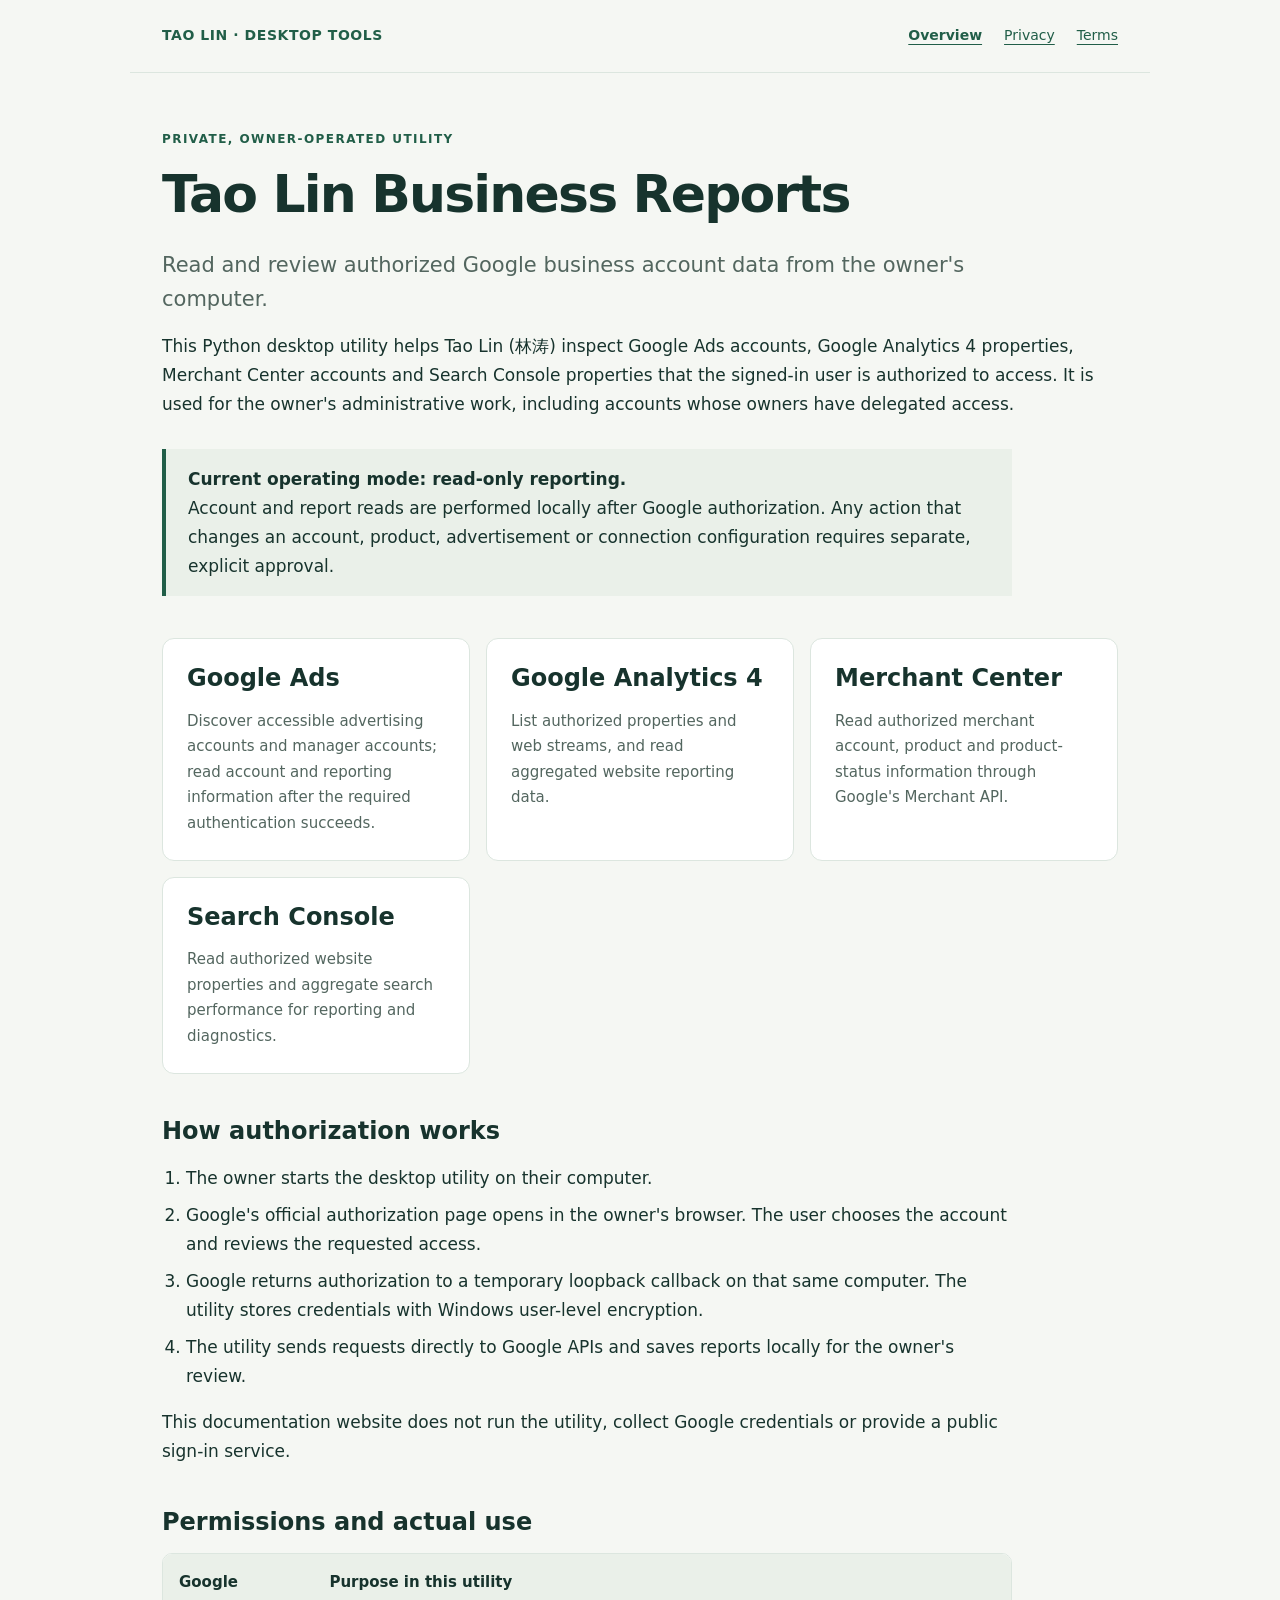
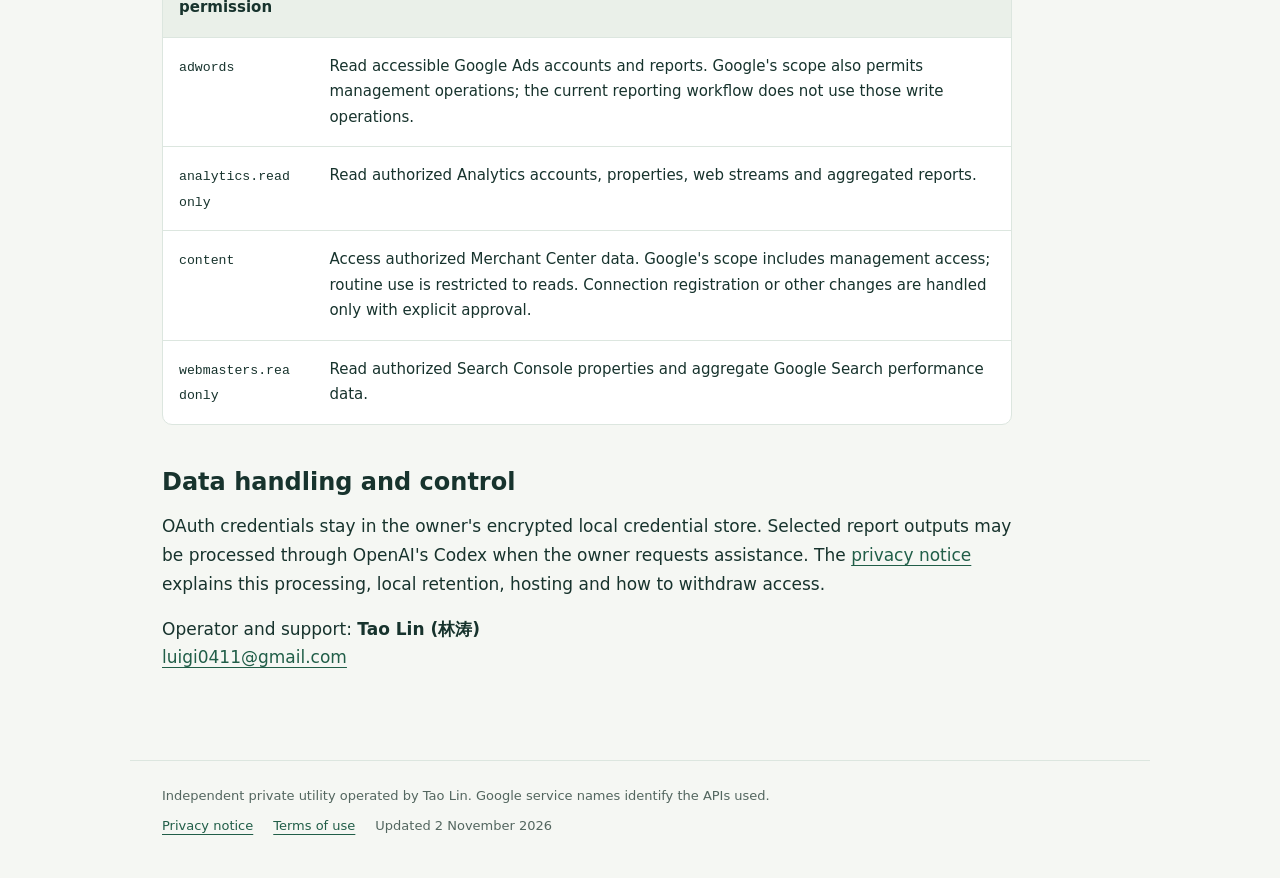
<file: index.html>
<!doctype html>
<html lang="en"><head><meta charset="utf-8"><meta name="viewport" content="width=device-width, initial-scale=1"><title>Tao Lin Business Reports — Private desktop utility</title><meta name="description" content="An owner-operated desktop utility for authorized Google Ads, Google Analytics 4, Merchant Center and Search Console reporting. Purpose, permissions and privacy information."><link rel="stylesheet" href="style.css"></head><body>
<a class="skip" href="#main">Skip to content</a>
<header><a class="brand" href="./">TAO LIN · DESKTOP TOOLS</a><nav aria-label="Main navigation"><a href="./" aria-current="page">Overview</a><a href="privacy.html">Privacy</a><a href="terms.html">Terms</a></nav></header>
<main id="main"><p class="eyebrow">Private, owner-operated utility</p><h1>Tao Lin Business Reports</h1><p class="lead">Read and review authorized Google business account data from the owner's computer.</p><p>This Python desktop utility helps Tao Lin (林涛) inspect Google Ads accounts, Google Analytics 4 properties, Merchant Center accounts and Search Console properties that the signed-in user is authorized to access. It is used for the owner's administrative work, including accounts whose owners have delegated access.</p>
<div class="notice"><strong>Current operating mode: read-only reporting.</strong><br>Account and report reads are performed locally after Google authorization. Any action that changes an account, product, advertisement or connection configuration requires separate, explicit approval.</div>
<section class="cards" aria-label="Connected services"><article class="card"><h2>Google Ads</h2><p>Discover accessible advertising accounts and manager accounts; read account and reporting information after the required authentication succeeds.</p></article><article class="card"><h2>Google Analytics 4</h2><p>List authorized properties and web streams, and read aggregated website reporting data.</p></article><article class="card"><h2>Merchant Center</h2><p>Read authorized merchant account, product and product-status information through Google's Merchant API.</p></article><article class="card"><h2>Search Console</h2><p>Read authorized website properties and aggregate search performance for reporting and diagnostics.</p></article></section>
<section><h2>How authorization works</h2><ol><li>The owner starts the desktop utility on their computer.</li><li>Google's official authorization page opens in the owner's browser. The user chooses the account and reviews the requested access.</li><li>Google returns authorization to a temporary loopback callback on that same computer. The utility stores credentials with Windows user-level encryption.</li><li>The utility sends requests directly to Google APIs and saves reports locally for the owner's review.</li></ol><p>This documentation website does not run the utility, collect Google credentials or provide a public sign-in service.</p></section>
<section><h2>Permissions and actual use</h2><div class="table-wrap"><table><thead><tr><th scope="col">Google permission</th><th scope="col">Purpose in this utility</th></tr></thead><tbody><tr><td><code>adwords</code></td><td>Read accessible Google Ads accounts and reports. Google's scope also permits management operations; the current reporting workflow does not use those write operations.</td></tr><tr><td><code>analytics.readonly</code></td><td>Read authorized Analytics accounts, properties, web streams and aggregated reports.</td></tr><tr><td><code>content</code></td><td>Access authorized Merchant Center data. Google's scope includes management access; routine use is restricted to reads. Connection registration or other changes are handled only with explicit approval.</td></tr><tr><td><code>webmasters.readonly</code></td><td>Read authorized Search Console properties and aggregate Google Search performance data.</td></tr></tbody></table></div></section>
<section><h2>Data handling and control</h2><p>OAuth credentials stay in the owner's encrypted local credential store. Selected report outputs may be processed through OpenAI's Codex when the owner requests assistance. The <a href="privacy.html">privacy notice</a> explains this processing, local retention, hosting and how to withdraw access.</p><p>Operator and support: <strong>Tao Lin (林涛)</strong><br><a href="mailto:luigi0411@gmail.com">luigi0411@gmail.com</a></p></section>
</main><footer><p>Independent private utility operated by Tao Lin. Google service names identify the APIs used.</p><div class="footer-links"><a href="privacy.html">Privacy notice</a><a href="terms.html">Terms of use</a><span>Updated 2 November 2026</span></div></footer>
</body></html>
</file>
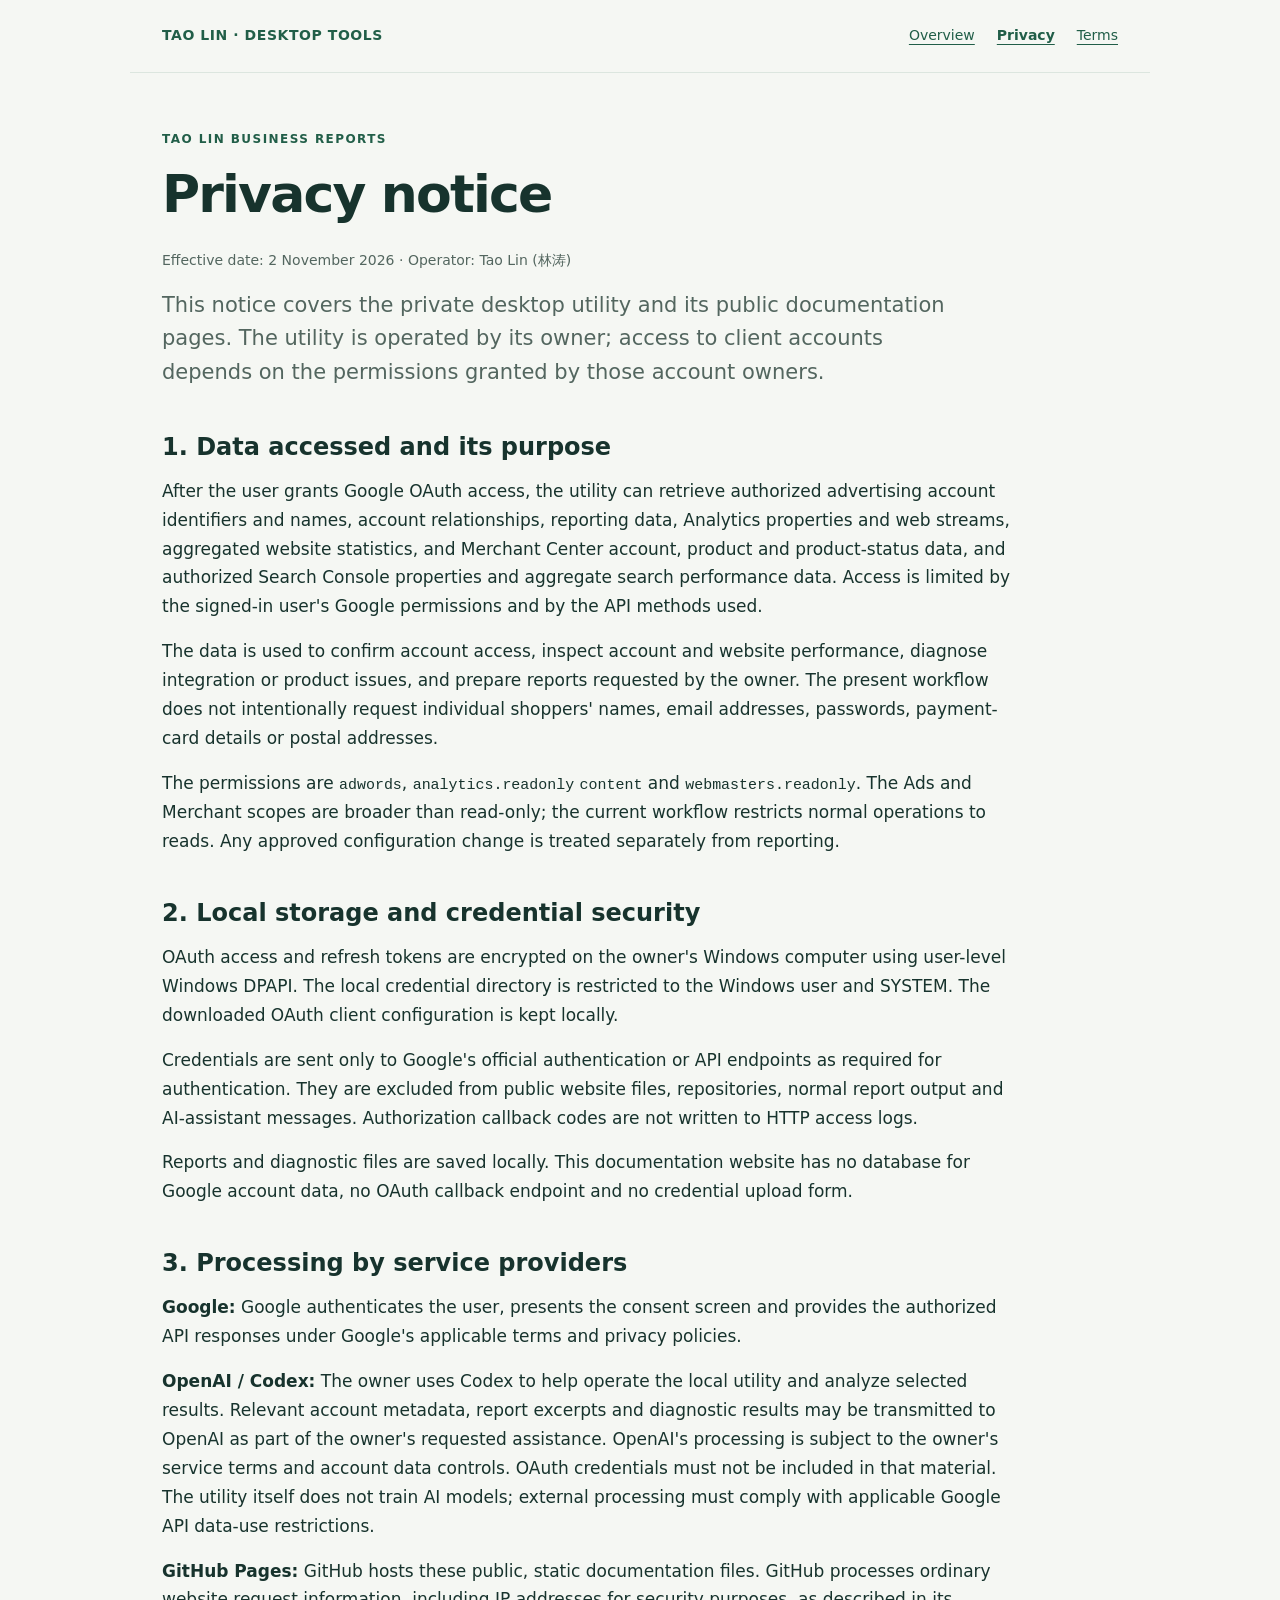
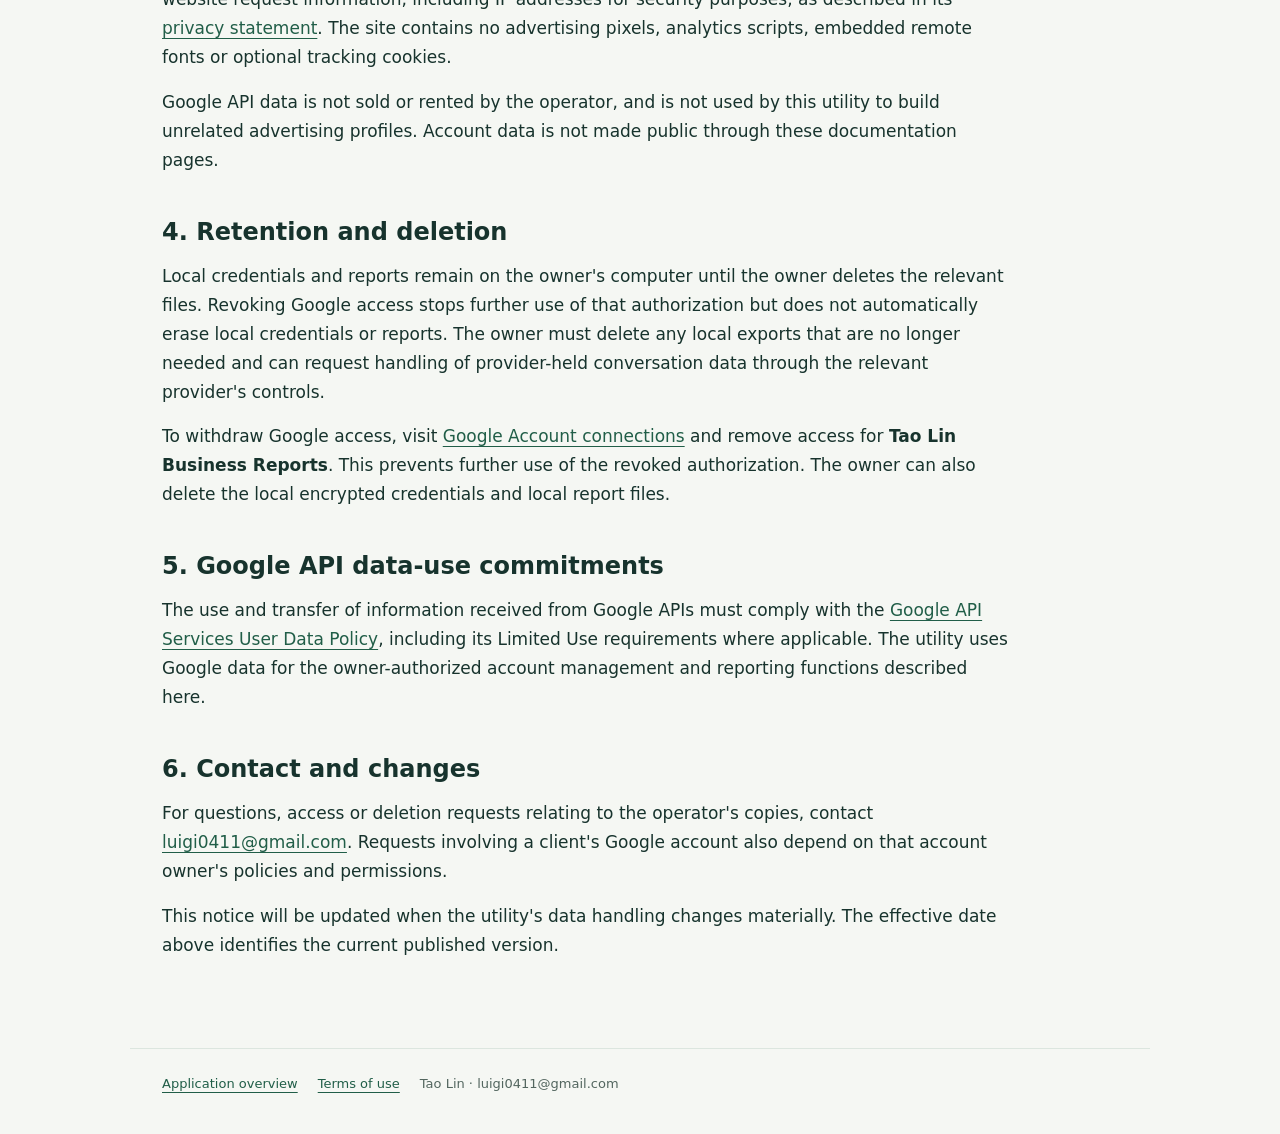
<file: privacy.html>
<!doctype html>
<html lang="en"><head><meta charset="utf-8"><meta name="viewport" content="width=device-width, initial-scale=1"><title>Privacy notice — Tao Lin Business Reports</title><meta name="description" content="How Tao Lin Business Reports accesses, uses, stores and shares authorized Google business account data."><link rel="stylesheet" href="style.css"></head><body>
<a class="skip" href="#main">Skip to content</a><header><a class="brand" href="./">TAO LIN · DESKTOP TOOLS</a><nav aria-label="Main navigation"><a href="./">Overview</a><a href="privacy.html" aria-current="page">Privacy</a><a href="terms.html">Terms</a></nav></header>
<main id="main"><p class="eyebrow">Tao Lin Business Reports</p><h1>Privacy notice</h1><p class="meta">Effective date: 2 November 2026 · Operator: Tao Lin (林涛)</p><p class="lead">This notice covers the private desktop utility and its public documentation pages. The utility is operated by its owner; access to client accounts depends on the permissions granted by those account owners.</p>
<section><h2>1. Data accessed and its purpose</h2><p>After the user grants Google OAuth access, the utility can retrieve authorized advertising account identifiers and names, account relationships, reporting data, Analytics properties and web streams, aggregated website statistics, and Merchant Center account, product and product-status data, and authorized Search Console properties and aggregate search performance data. Access is limited by the signed-in user's Google permissions and by the API methods used.</p><p>The data is used to confirm account access, inspect account and website performance, diagnose integration or product issues, and prepare reports requested by the owner. The present workflow does not intentionally request individual shoppers' names, email addresses, passwords, payment-card details or postal addresses.</p><p>The permissions are <code>adwords</code>, <code>analytics.readonly</code> <code>content</code> and <code>webmasters.readonly</code>. The Ads and Merchant scopes are broader than read-only; the current workflow restricts normal operations to reads. Any approved configuration change is treated separately from reporting.</p></section>
<section><h2>2. Local storage and credential security</h2><p>OAuth access and refresh tokens are encrypted on the owner's Windows computer using user-level Windows DPAPI. The local credential directory is restricted to the Windows user and SYSTEM. The downloaded OAuth client configuration is kept locally.</p><p>Credentials are sent only to Google's official authentication or API endpoints as required for authentication. They are excluded from public website files, repositories, normal report output and AI-assistant messages. Authorization callback codes are not written to HTTP access logs.</p><p>Reports and diagnostic files are saved locally. This documentation website has no database for Google account data, no OAuth callback endpoint and no credential upload form.</p></section>
<section><h2>3. Processing by service providers</h2><p><strong>Google:</strong> Google authenticates the user, presents the consent screen and provides the authorized API responses under Google's applicable terms and privacy policies.</p><p><strong>OpenAI / Codex:</strong> The owner uses Codex to help operate the local utility and analyze selected results. Relevant account metadata, report excerpts and diagnostic results may be transmitted to OpenAI as part of the owner's requested assistance. OpenAI's processing is subject to the owner's service terms and account data controls. OAuth credentials must not be included in that material. The utility itself does not train AI models; external processing must comply with applicable Google API data-use restrictions.</p><p><strong>GitHub Pages:</strong> GitHub hosts these public, static documentation files. GitHub processes ordinary website request information, including IP addresses for security purposes, as described in its <a href="https://docs.github.com/en/site-policy/privacy-policies/github-general-privacy-statement">privacy statement</a>. The site contains no advertising pixels, analytics scripts, embedded remote fonts or optional tracking cookies.</p><p>Google API data is not sold or rented by the operator, and is not used by this utility to build unrelated advertising profiles. Account data is not made public through these documentation pages.</p></section>
<section><h2>4. Retention and deletion</h2><p>Local credentials and reports remain on the owner's computer until the owner deletes the relevant files. Revoking Google access stops further use of that authorization but does not automatically erase local credentials or reports. The owner must delete any local exports that are no longer needed and can request handling of provider-held conversation data through the relevant provider's controls.</p><p>To withdraw Google access, visit <a href="https://myaccount.google.com/connections">Google Account connections</a> and remove access for <strong>Tao Lin Business Reports</strong>. This prevents further use of the revoked authorization. The owner can also delete the local encrypted credentials and local report files.</p></section>
<section><h2>5. Google API data-use commitments</h2><p>The use and transfer of information received from Google APIs must comply with the <a href="https://developers.google.com/terms/api-services-user-data-policy">Google API Services User Data Policy</a>, including its Limited Use requirements where applicable. The utility uses Google data for the owner-authorized account management and reporting functions described here.</p></section>
<section><h2>6. Contact and changes</h2><p>For questions, access or deletion requests relating to the operator's copies, contact <a href="mailto:luigi0411@gmail.com">luigi0411@gmail.com</a>. Requests involving a client's Google account also depend on that account owner's policies and permissions.</p><p>This notice will be updated when the utility's data handling changes materially. The effective date above identifies the current published version.</p></section>
</main><footer><div class="footer-links"><a href="./">Application overview</a><a href="terms.html">Terms of use</a><span>Tao Lin · luigi0411@gmail.com</span></div></footer></body></html>
</file>
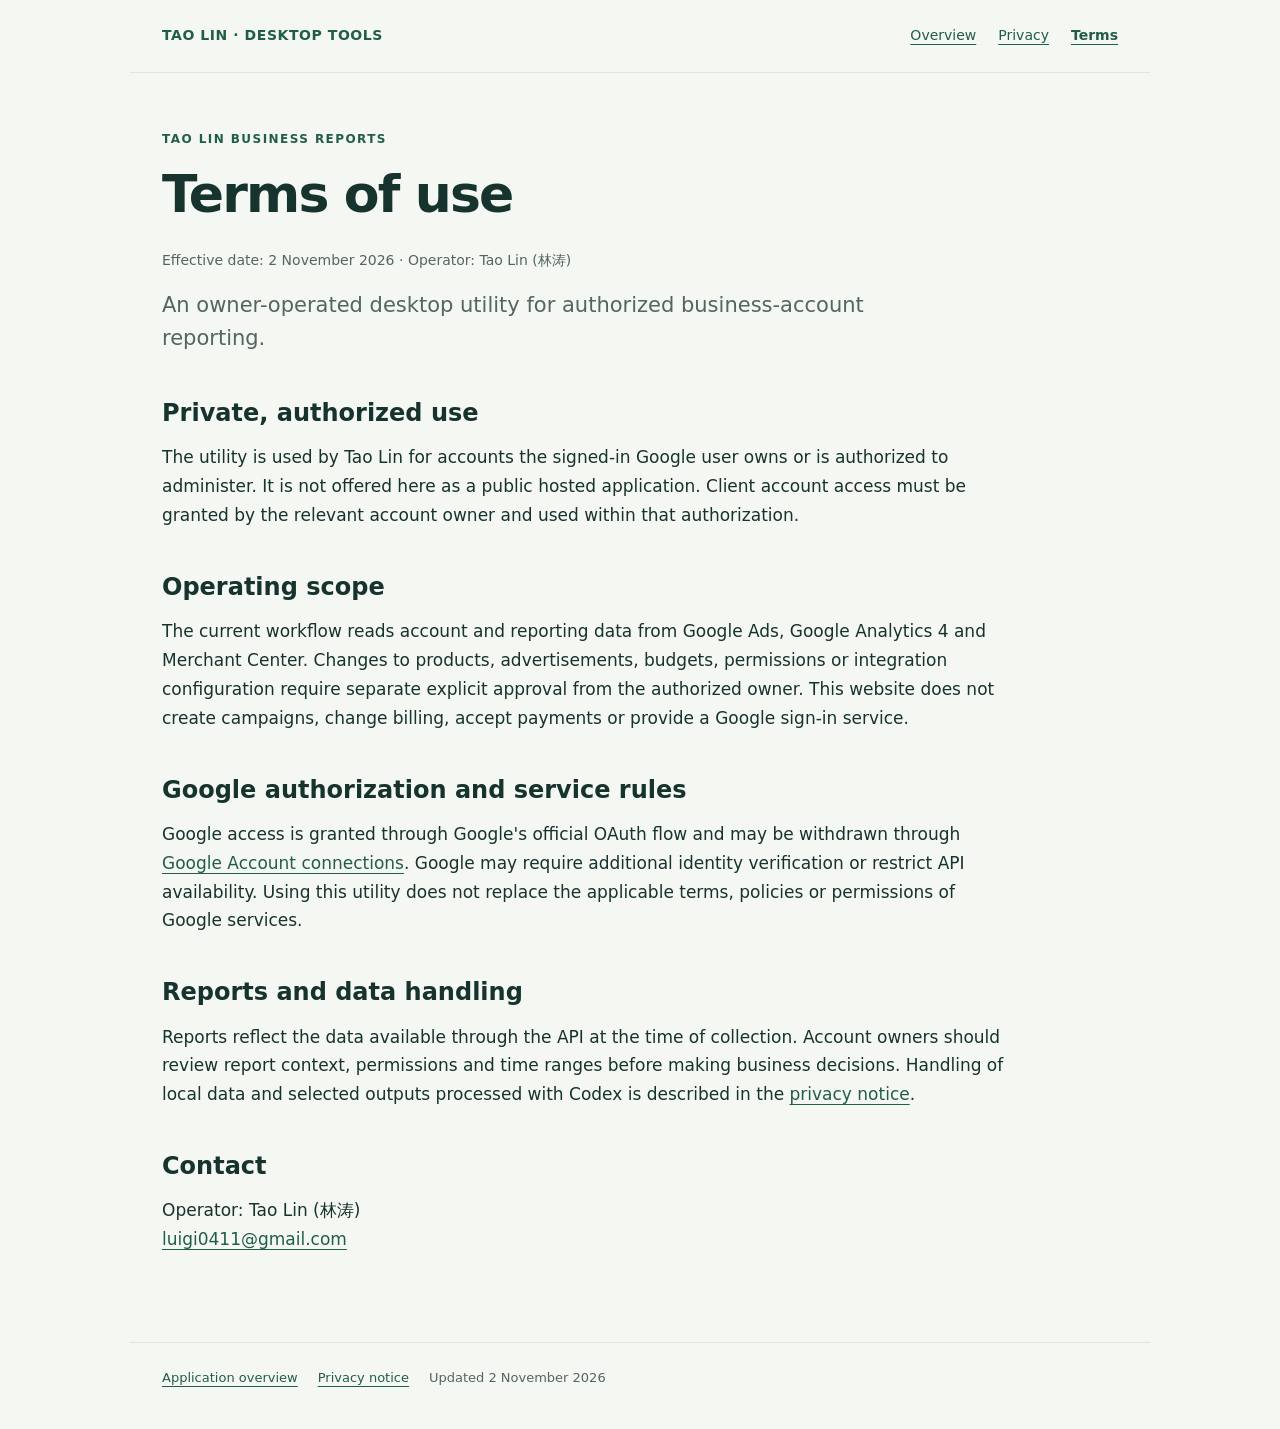
<file: terms.html>
<!doctype html>
<html lang="en"><head><meta charset="utf-8"><meta name="viewport" content="width=device-width, initial-scale=1"><title>Terms of use — Tao Lin Business Reports</title><meta name="description" content="Private-use conditions for the owner-operated Tao Lin Business Reports desktop utility."><link rel="stylesheet" href="style.css"></head><body>
<a class="skip" href="#main">Skip to content</a><header><a class="brand" href="./">TAO LIN · DESKTOP TOOLS</a><nav aria-label="Main navigation"><a href="./">Overview</a><a href="privacy.html">Privacy</a><a href="terms.html" aria-current="page">Terms</a></nav></header><main id="main"><p class="eyebrow">Tao Lin Business Reports</p><h1>Terms of use</h1><p class="meta">Effective date: 2 November 2026 · Operator: Tao Lin (林涛)</p><p class="lead">An owner-operated desktop utility for authorized business-account reporting.</p>
<section><h2>Private, authorized use</h2><p>The utility is used by Tao Lin for accounts the signed-in Google user owns or is authorized to administer. It is not offered here as a public hosted application. Client account access must be granted by the relevant account owner and used within that authorization.</p></section>
<section><h2>Operating scope</h2><p>The current workflow reads account and reporting data from Google Ads, Google Analytics 4 and Merchant Center. Changes to products, advertisements, budgets, permissions or integration configuration require separate explicit approval from the authorized owner. This website does not create campaigns, change billing, accept payments or provide a Google sign-in service.</p></section>
<section><h2>Google authorization and service rules</h2><p>Google access is granted through Google's official OAuth flow and may be withdrawn through <a href="https://myaccount.google.com/connections">Google Account connections</a>. Google may require additional identity verification or restrict API availability. Using this utility does not replace the applicable terms, policies or permissions of Google services.</p></section>
<section><h2>Reports and data handling</h2><p>Reports reflect the data available through the API at the time of collection. Account owners should review report context, permissions and time ranges before making business decisions. Handling of local data and selected outputs processed with Codex is described in the <a href="privacy.html">privacy notice</a>.</p></section>
<section><h2>Contact</h2><p>Operator: Tao Lin (林涛)<br><a href="mailto:luigi0411@gmail.com">luigi0411@gmail.com</a></p></section>
</main><footer><div class="footer-links"><a href="./">Application overview</a><a href="privacy.html">Privacy notice</a><span>Updated 2 November 2026</span></div></footer></body></html>
</file>
<file: style.css>
:root{color-scheme:light;--ink:#17332d;--muted:#53665f;--line:#dce6df;--paper:#fff;--wash:#f5f7f3;--accent:#215e48}*{box-sizing:border-box}body{margin:0;background:var(--wash);color:var(--ink);font:17px/1.7 system-ui,-apple-system,BlinkMacSystemFont,"Segoe UI",sans-serif}a{color:var(--accent);text-underline-offset:4px}a:hover{text-decoration-thickness:2px}a:focus-visible{outline:3px solid #dfb464;outline-offset:5px}.skip{position:absolute;left:1rem;top:-5rem;background:white;padding:1rem}.skip:focus{top:1rem}header,main,footer{max-width:1020px;margin:auto;padding:24px 32px}header{display:flex;gap:24px;align-items:center;justify-content:space-between;border-bottom:1px solid var(--line)}.brand{font-size:14px;font-weight:750;letter-spacing:.04em;text-decoration:none}nav{display:flex;gap:22px;font-size:14px}nav a[aria-current=page]{font-weight:750}main{padding-top:56px;padding-bottom:72px}.eyebrow{font-size:12px;letter-spacing:.12em;font-weight:750;text-transform:uppercase;color:var(--accent)}h1{font-size:clamp(32px,5vw,52px);line-height:1.15;letter-spacing:-.035em;max-width:850px;margin:14px 0 24px}h2{font-size:24px;line-height:1.3;margin:0 0 14px}h3{font-size:18px;margin:0 0 8px}.lead{font-size:21px;line-height:1.6;max-width:810px;color:var(--muted)}.notice{border-left:4px solid var(--accent);padding:16px 22px;margin:30px 0;background:#eaf0e9;max-width:850px}.meta{font-size:14px;color:var(--muted)}section{margin-top:42px;max-width:850px}.cards{display:grid;grid-template-columns:repeat(3,1fr);gap:16px;max-width:none}.card{padding:24px;background:var(--paper);border:1px solid var(--line);border-radius:12px}.card p{font-size:15px;color:var(--muted);margin:0}p{margin:0 0 16px}ul,ol{padding-left:24px}li{margin:8px 0}.table-wrap{overflow:auto;background:white;border:1px solid var(--line);border-radius:10px}table{border-collapse:collapse;width:100%;font-size:15px}th,td{text-align:left;vertical-align:top;padding:16px;border-bottom:1px solid var(--line)}tr:last-child td{border:0}th{background:#eaf0e9}code{font-size:.88em;overflow-wrap:anywhere}footer{border-top:1px solid var(--line);font-size:13px;color:var(--muted);padding-bottom:40px}footer p{margin-bottom:8px}.footer-links{display:flex;gap:20px;flex-wrap:wrap}@media(max-width:650px){header{align-items:flex-start;flex-direction:column;gap:14px}header,main,footer{padding-left:22px;padding-right:22px}main{padding-top:32px}.lead{font-size:18px}.cards{grid-template-columns:1fr}nav{gap:20px}.card{padding:20px}th,td{padding:12px}h1{overflow-wrap:break-word}}
</file>
